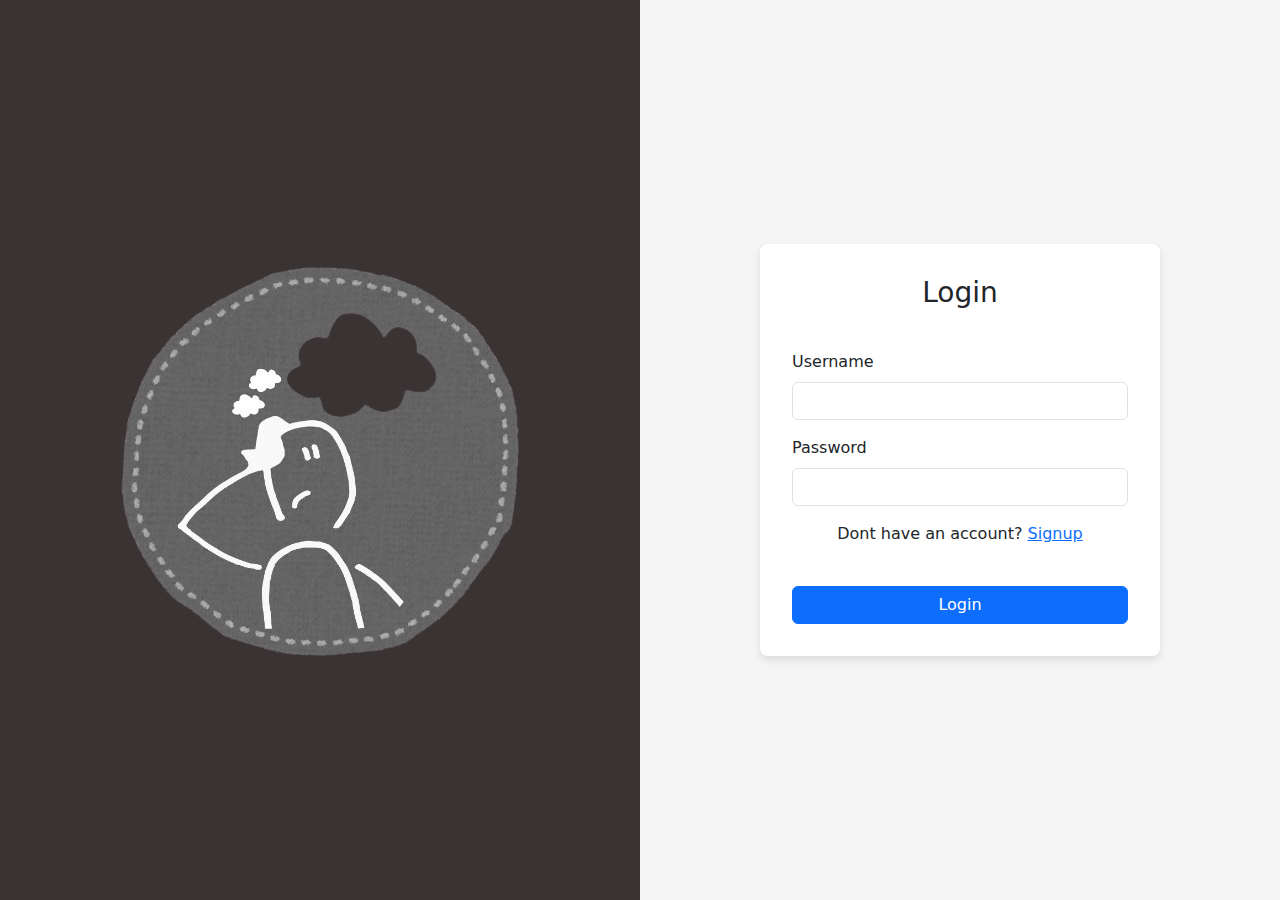
<file: login.html>
<!DOCTYPE html>
<html lang="en">
<head>
    <meta charset="UTF-8">
    <meta http-equiv="X-UA-Compatible" content="IE=edge">
    <meta name="viewport" content="width=device-width, initial-scale=1.0">
    <link rel="stylesheet" href="signup&login.css">
    <title>Login Page</title>
    <link href="https://cdn.jsdelivr.net/npm/bootstrap@5.0.2/dist/css/bootstrap.min.css" rel="stylesheet">

</head>
<body>
    <div class="container-flex">
        <!-- Left Side Image -->
        <div class="left-side"><img src="img/logo-clothing-tot.png" alt="Logo"></div>

        <!-- Right Side Signup Form -->
        <div class="right-side">
            <div class="signup-form">
                <h3>Login</h3>
                <form id="form" onsubmit="return validate()" action="./index.html">
                    <label class="form-label" for="Username">Username</label>
                    <input type="text" class="form-control" id="Username" required>
                    
              
                    
                    <label class="form-label" for="Password">Password</label>
                    <input type="password" class="form-control" id="Password" maxlength="15" minlength="8" required>
                    
                    <p>Dont have an account? <a href="signup.html">Signup</a></p>
                    
                    <button type="submit" class="btn btn-primary">Login</button>
                </form>
            </div>
        </div>
    </div>

    <script src="login.js"></script>
</body>
</html>
</file>
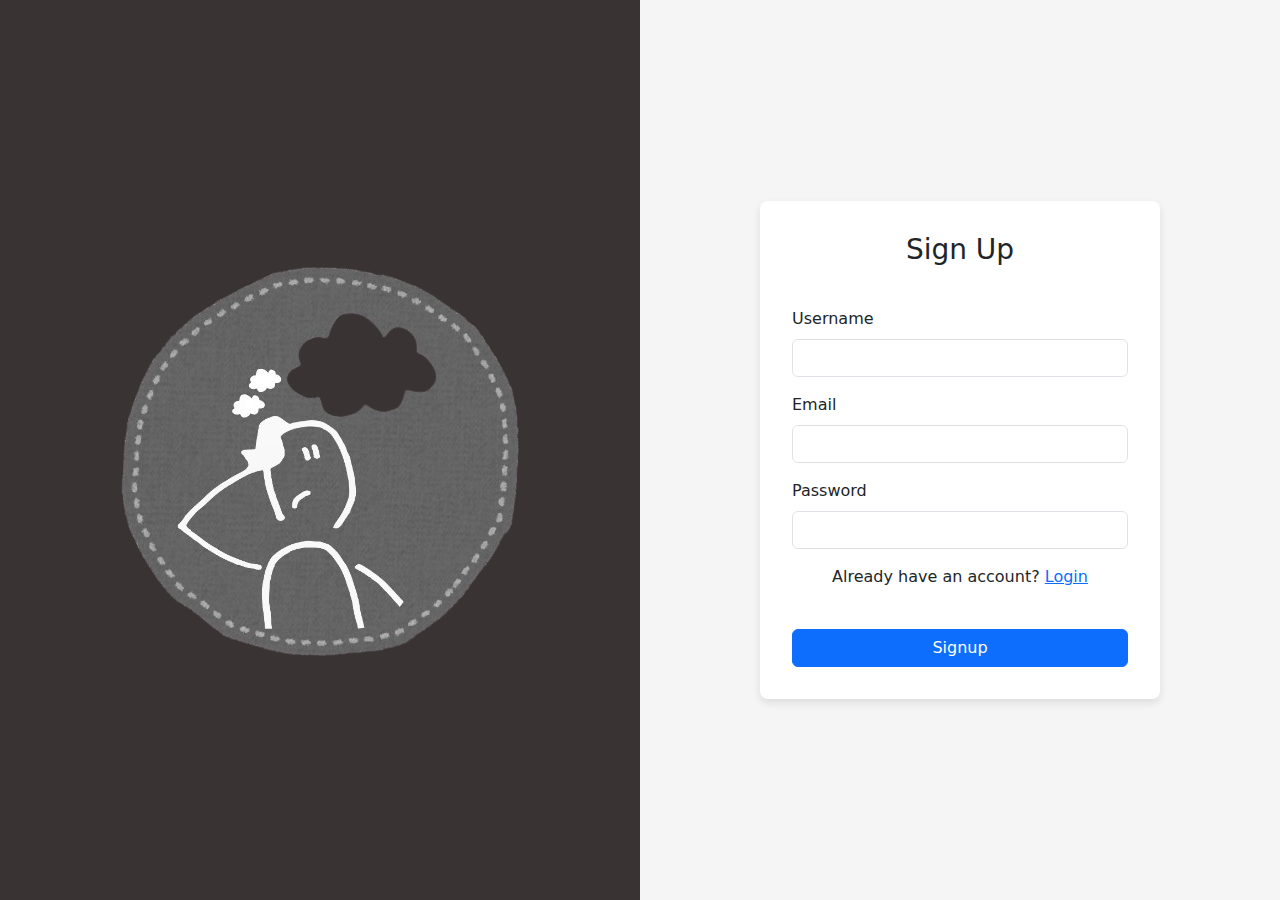
<file: signup.html>
<!DOCTYPE html>
<html lang="en">
<head>
    <meta charset="UTF-8">
    <meta http-equiv="X-UA-Compatible" content="IE=edge">
    <meta name="viewport" content="width=device-width, initial-scale=1.0">
    <link rel="stylesheet" href="signup&login.css">
    <title>Signup Page</title>
    <link href="https://cdn.jsdelivr.net/npm/bootstrap@5.0.2/dist/css/bootstrap.min.css" rel="stylesheet">

</head>
<body>
    <div class="container-flex">
        <!-- Left Side Image -->
        <div class="left-side"><img src="img/logo-clothing-tot.png" alt="Logo"></div>

        <!-- Right Side Signup Form -->
        <div class="right-side">
            <div class="signup-form">
                <h3>Sign Up</h3>
                <form id="form" onsubmit="return validate()" action="./index.html">
                    <label class="form-label" for="Username">Username</label>
                    <input type="text" class="form-control" id="Username" required>
                    
                    <label class="form-label" for="Email">Email</label>
                    <input type="email" class="form-control" id="Email" required>
                    
                    <label class="form-label" for="Password">Password</label>
                    <input type="password" class="form-control" id="Password" maxlength="15" minlength="8" required>
                    
                    <p>Already have an account? <a href="login.html">Login</a></p>
                    
                    <button type="submit" class="btn btn-primary">Signup</button>
                </form>
            </div>
        </div>
    </div>

    <script src="signup.js"></script>
</body>
</html>
</file>
<file: signup&login.css>
* {
    box-sizing: border-box;
    margin: 0;
    padding: 0;
}
body, html {
    height: 100%;
    margin: 0;
    font-family: Arial, sans-serif;
}
.container-flex {
    display: flex;
    height: 100vh; /* Full viewport height */
}

.left-side img{
 height: 500px;
}

.left-side {
    flex: 1;
    background-color: rgb(58, 51, 51);
    display: flex;
    align-items: center;
    justify-content: center;
    color: #ffffff;
    font-size: 2rem;
}
.right-side {
    flex: 1;
    display: flex;
    align-items: center;
    justify-content: center;
    background-color: whitesmoke;
}
.signup-form {
    width: 80%;
    max-width: 400px;
    padding: 2rem;
    border-radius: 8px;
    background-color: #ffffff; /* Ensure card background stays white */
    box-shadow: 0 4px 8px rgba(0, 0, 0, 0.1);
}
.signup-form h3 {
    margin-bottom: 1.5rem;
    text-align: center;
}
.form-label {
    margin-top: 1rem;
}
.signup-form p {
    text-align: center;
    margin-top: 1rem;
}
.signup-form button {
    width: 100%;
    margin-top: 1.5rem;
}
</file>
